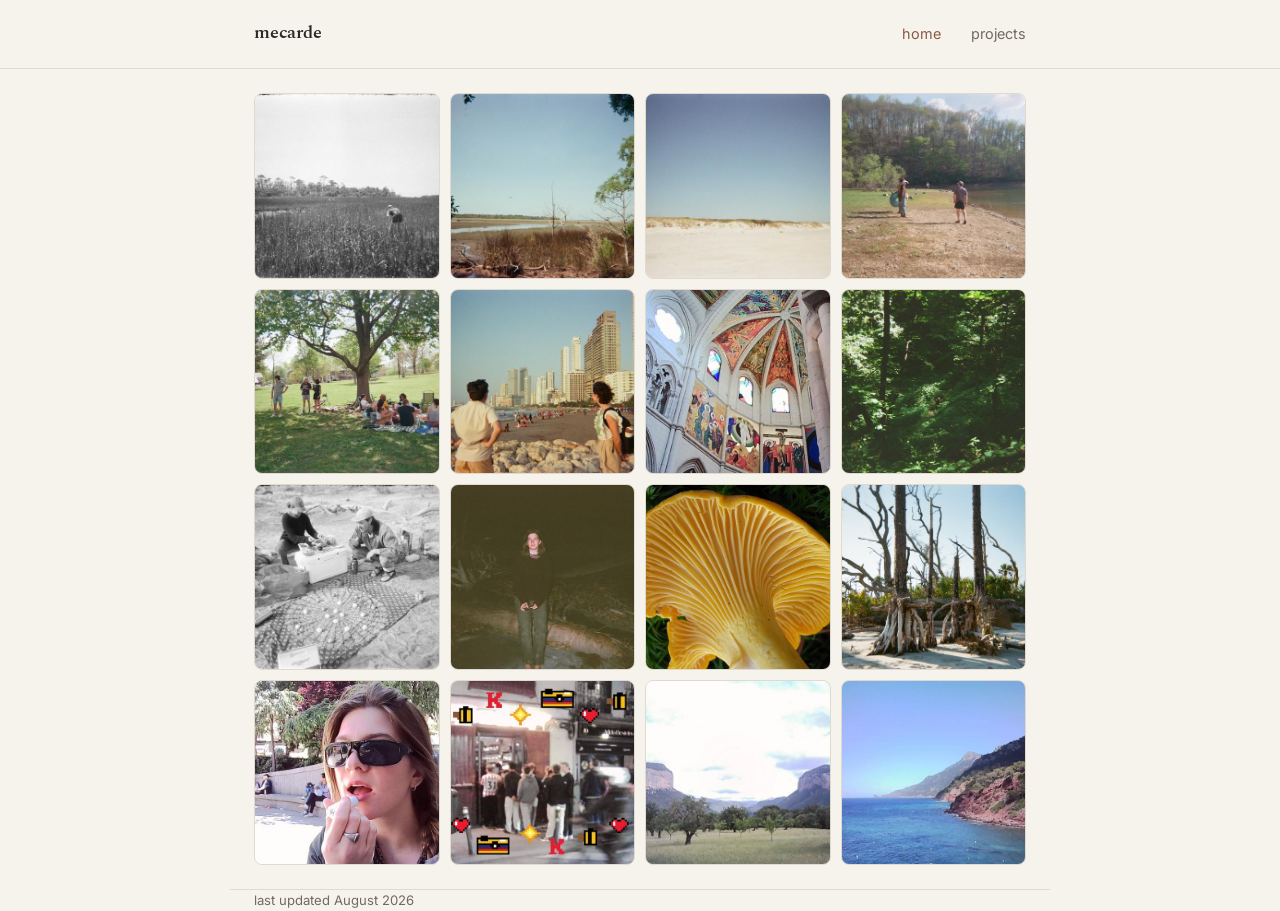
<file: index.html>
<!DOCTYPE html>
<html lang="en">
<head>
<meta charset="UTF-8">
<meta name="viewport" content="width=device-width, initial-scale=1">
<title>home · mecarde</title>
<link rel="preconnect" href="https://fonts.googleapis.com">
<link href="https://fonts.googleapis.com/css2?family=Spectral:ital,wght@0,400;0,600;1,600&family=Inter:wght@400;500;600&display=swap" rel="stylesheet">
<link rel="stylesheet" href="css/style.css">
</head>
<body>
<header>
  <div class="wrap bar">
    <a href="index.html" class="brand">mecarde</a>
    <nav>
      <a href="index.html" aria-current="page">home</a>
      <a href="projects.html">projects</a>
    </nav>
  </div>
</header>

<main class="wrap">
  <div class="photo-grid">
    <a href="projects/automata.html"><img src="images/thumbs/000008670031.jpg" alt="Elementary Cellular Automata"></a>
    <a href="projects/recipes.html"><img src="images/thumbs/IMG_2759.JPG" alt="Recipes" loading="lazy"></a>
    <a href="projects/plants.html"><img src="images/thumbs/IMG_2763.JPG" alt="Plants" loading="lazy"></a>
    <a href="https://mecarde.blogspot.com/2025/07/appalachian-trail-entry-14.html"><img src="images/thumbs/IMG_2798.JPG" alt="Appalachian Trail entry 14" loading="lazy"></a>
    <a href="projects/trees.html"><img src="images/thumbs/IMG_2770.JPG" alt="Trees" loading="lazy"></a>
    <a href="#"><img src="images/thumbs/IMG_2771.JPG" alt="" loading="lazy"></a>
    <a href="#"><img src="images/thumbs/PICT0018.jpg" alt="" loading="lazy"></a>
    <a href="#"><img src="images/thumbs/IMG_2788.JPG" alt="" loading="lazy"></a>
    <a href="#"><img src="images/thumbs/000008680014.jpg" alt="" loading="lazy"></a>
    <a href="#"><img src="images/thumbs/IMG_4169.JPG" alt="" loading="lazy"></a>
    <a href="#"><img src="images/thumbs/IMG_2232.JPG" alt="" loading="lazy"></a>
    <a href="#"><img src="images/thumbs/IMG_4181.JPG" alt="" loading="lazy"></a>
    <a href="#"><img src="images/thumbs/PICT0011.jpg" alt="" loading="lazy"></a>
    <a href="#"><img src="images/thumbs/PICT0063.jpg" alt="" loading="lazy"></a>
    <a href="#"><img src="images/thumbs/PICT0095.jpg" alt="" loading="lazy"></a>
    <a href="#"><img src="images/thumbs/PICT0109.jpg" alt="" loading="lazy"></a>
  </div>
</main>

<footer class="wrap"> last updated August 2026 </footer>
</body>
</html>
</file>
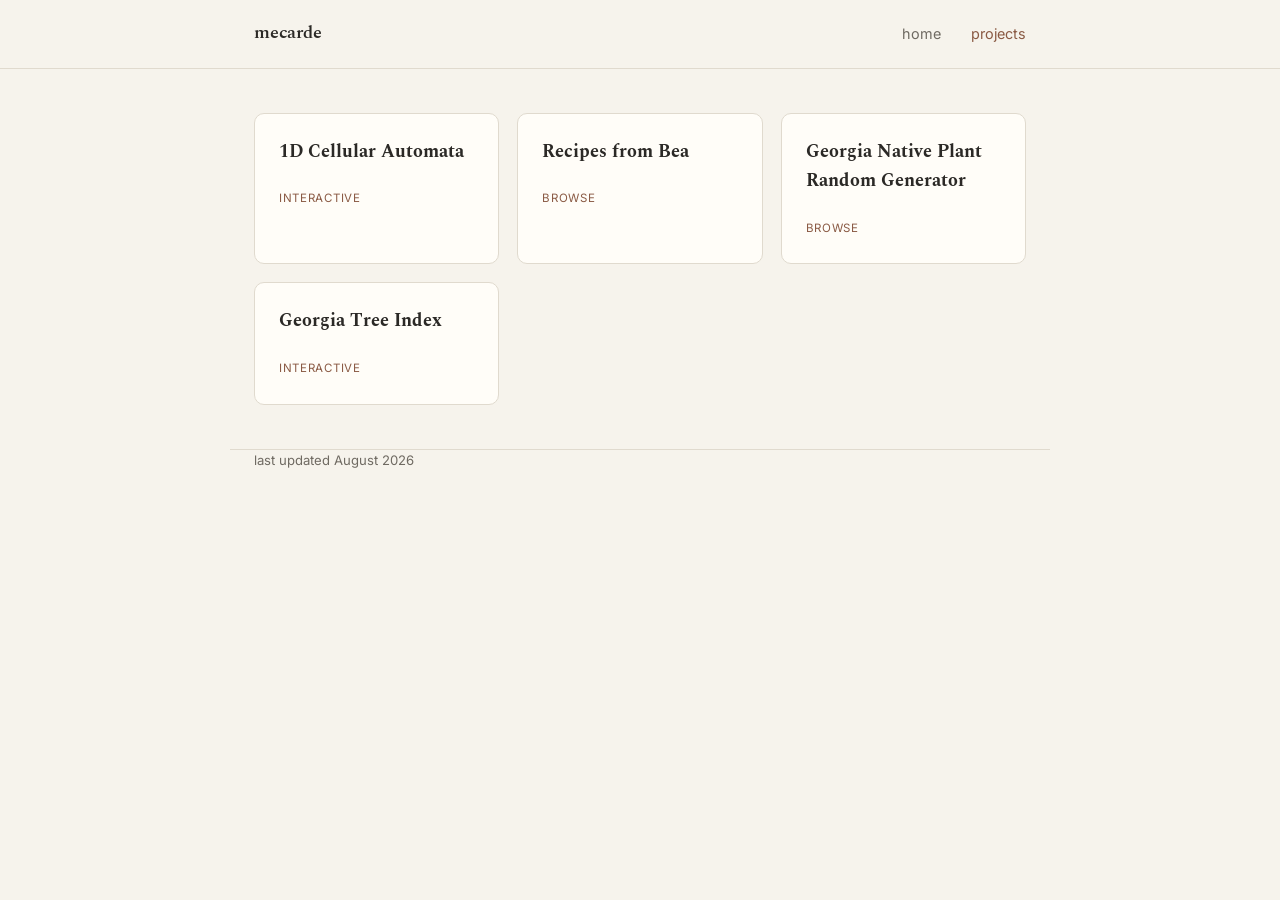
<file: projects.html>
<!DOCTYPE html>
<html lang="en">
<head>
<meta charset="UTF-8">
<meta name="viewport" content="width=device-width, initial-scale=1">
<title>projects · mecarde</title>
<link rel="preconnect" href="https://fonts.googleapis.com">
<link href="https://fonts.googleapis.com/css2?family=Spectral:ital,wght@0,400;0,600;1,600&family=Inter:wght@400;500;600&display=swap" rel="stylesheet">
<link rel="stylesheet" href="css/style.css">
</head>
<body>
<header>
  <div class="wrap bar">
    <a href="index.html" class="brand">mecarde</a>
    <nav>
      <a href="index.html">home</a>
      <a href="projects.html" aria-current="page">projects</a>
    </nav>
  </div>
</header>

<main class="wrap">
  <section>
    <div class="grid" id="cards">
      <a class="card" href="projects/automata.html">
        <h3> 1D Cellular Automata</h3>
        <span class="tag">interactive</span>
      </a>
      <a class="card" href="projects/recipes.html">
        <h3>Recipes from Bea</h3>
        <span class="tag">browse</span>
      </a>
      <a class="card" href="projects/plants.html">
        <h3>Georgia Native Plant Random Generator</h3>
        <span class="tag">browse</span>
      </a>
      <a class="card" href="projects/trees.html">
        <h3>Georgia Tree Index</h3>
        <span class="tag">interactive</span>
      </a>
    </div>
  </section>
</main>

<footer class="wrap"> last updated August 2026 </footer>
</body>
</html>
</file>
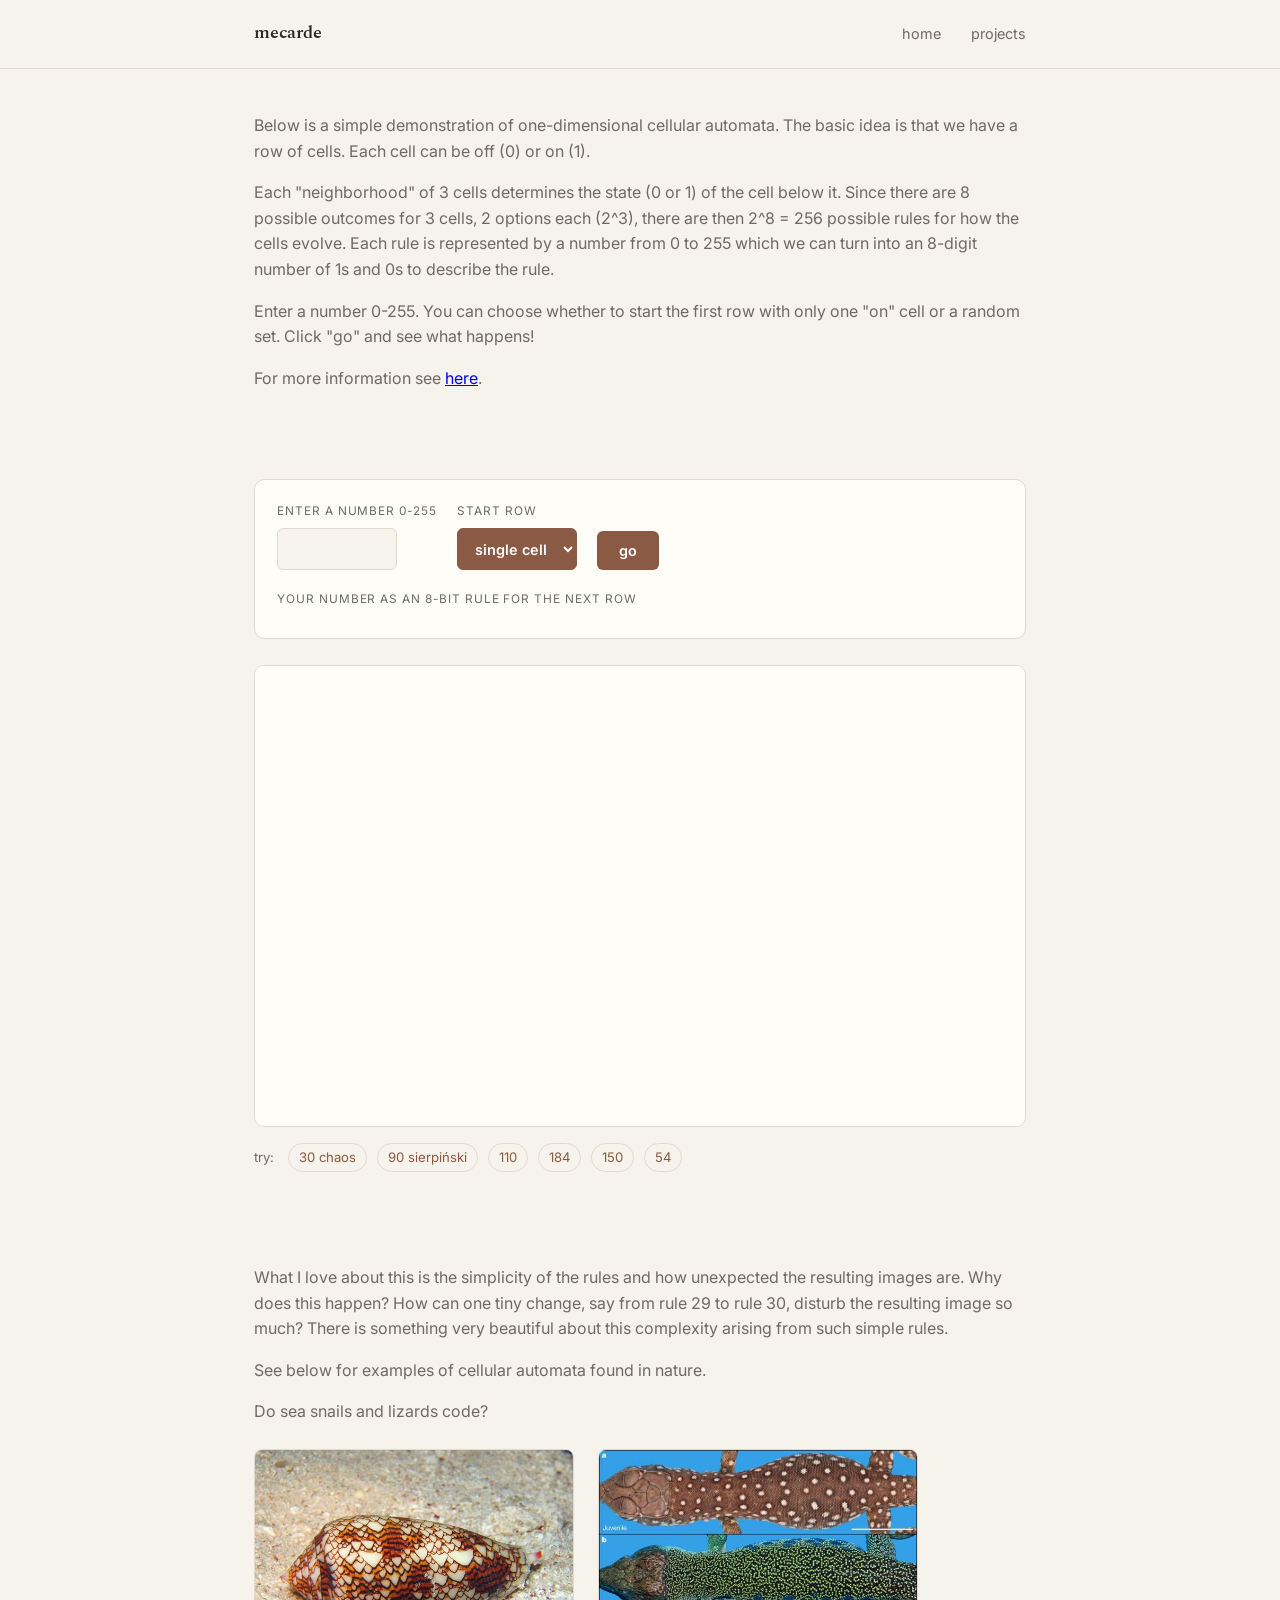
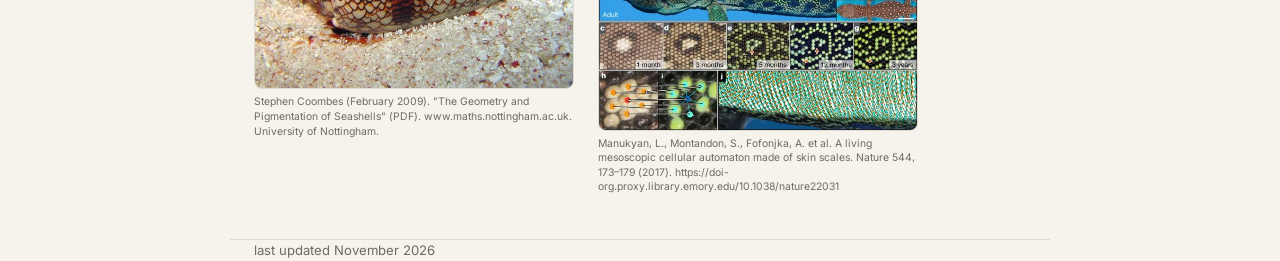
<file: projects/automata.html>
<!DOCTYPE html>
<html lang="en">
<head>
<meta charset="UTF-8">
<meta name="viewport" content="width=device-width, initial-scale=1">
<title>cellular automata · mecarde</title>
<link rel="preconnect" href="https://fonts.googleapis.com">
<link href="https://fonts.googleapis.com/css2?family=Spectral:ital,wght@0,400;0,600;1,600&family=Inter:wght@400;500;600&display=swap" rel="stylesheet">
<link rel="stylesheet" href="../css/style.css">
</head>
<body>
<header>
  <div class="wrap bar">
    <a href="../index.html" class="brand">mecarde</a>
    <nav>
      <a href="../index.html">home</a>
      <a href="../projects.html">projects</a>
    </nav>
  </div>
</header>

<main class="wrap">
  <section>
    <p style="color:var(--ink-dim); margin-bottom:1em">
      Below is a simple demonstration of one-dimensional cellular automata. 
      The basic idea is that we have a row of cells. Each cell can be off (0) or on (1).

    </p>
    <p style="color:var(--ink-dim); margin-bottom:1em">

      Each "neighborhood" of 3 cells determines the state (0 or 1) of the cell below it. Since there are 8 possible outcomes for 3 cells, 2 options each (2^3), there are then 2^8 = 256 possible rules for how the cells evolve. 
      Each rule is represented by a number from 0 to 255 which we can turn into an 8-digit number of 1s and 0s to describe the rule.

    </p>
    <p style="color:var(--ink-dim); margin-bottom:1em">
      Enter a number 0-255. You can choose whether to start the first row
      with only one "on" cell or a random set. Click "go" and see what happens!
    </p>
    <p style="color:var(--ink-dim)">
      For more information see <a href="https://mathworld.wolfram.com/ElementaryCellularAutomaton.html" target="_blank" rel="noopener noreferrer">here</a>.
    </p>
  </section>

  <section>
    <div class="controls">
      <div class="field">
        <label for="rule">enter a number 0-255</label>
        <input type="number" id="rule" min="0" max="255" step="1">
      </div>
      <div class="field">
        <label for="seed">start row</label>
        <select id="seed">
          <option value="single" selected>single cell</option>
          <option value="random">random</option>
        </select>
      </div>
      <button class="go" id="go">go</button>
      <div class="field">
        <label> your number as an 8-bit rule for the next row</label>
        <div class="rulebits" id="rulebits"></div>
      </div>
    </div>

    <canvas id="ca" aria-label="cellular automaton visualization"></canvas>
    <p class="readout" id="readout"></p>

    <div class="presets">
      <span>try:</span>
      <a href="#" data-rule="30">30 chaos</a>
      <a href="#" data-rule="90">90 sierpiński</a>
      <a href="#" data-rule="110">110</a>
      <a href="#" data-rule="184">184</a>
      <a href="#" data-rule="150">150</a>
      <a href="#" data-rule="54">54</a>
    </div>
  </section>

  <section>
    <p style="color:var(--ink-dim); margin-bottom:1em">
      What I love about this is the simplicity of the rules and how unexpected the resulting images are.

      Why does this happen? How can one tiny change, say from rule 29 to rule 30,
      disturb the resulting image so much? There is something very beautiful about
      this complexity arising from such simple rules.
    </p>
    <p style="color:var(--ink-dim); margin-bottom:1em">
        See below for examples of cellular automata found in nature.
    </p>
    <p style="color:var(--ink-dim); margin-bottom:1em">
      Do sea snails and lizards code?
    </p>

    <div class="specimens">
      <figure>
        <img src="../images/thumbs/Textile_cone.jpg" alt="Textile cone shell pattern">
        <figcaption>Stephen Coombes (February 2009). "The Geometry and Pigmentation of Seashells" (PDF). www.maths.nottingham.ac.uk. University of Nottingham.</figcaption>
      </figure>
      <figure>
        <img src="../images/thumbs/lizard.jpg" alt="Ocellated lizard skin scale pattern">
        <figcaption>Manukyan, L., Montandon, S., Fofonjka, A. et al. A living mesoscopic cellular automaton made of skin scales. Nature 544, 173–179 (2017). https://doi-org.proxy.library.emory.edu/10.1038/nature22031</figcaption>
      </figure>
    </div>
  </section>

</main>

<footer class="wrap">last updated November 2026</footer>

<script src="../js/automata.js?v=2"></script>
</body>
</html>
</file>
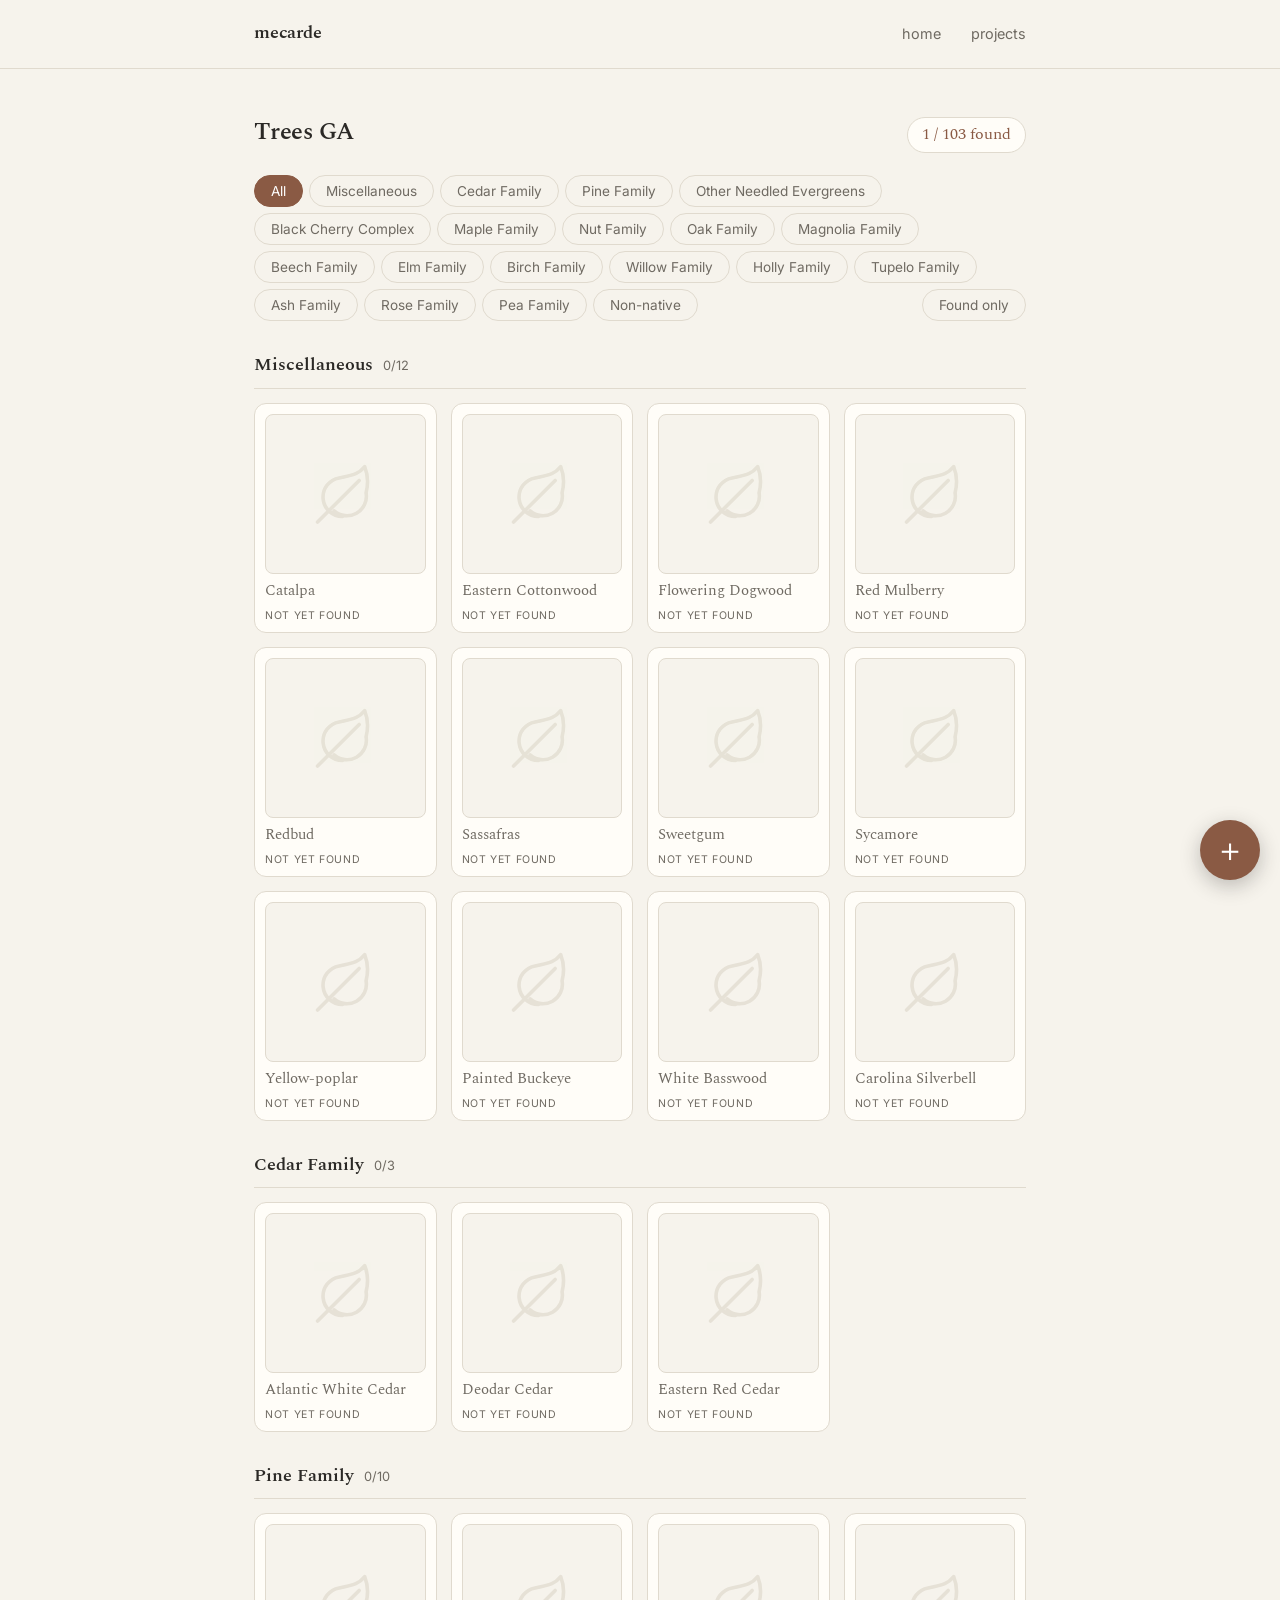
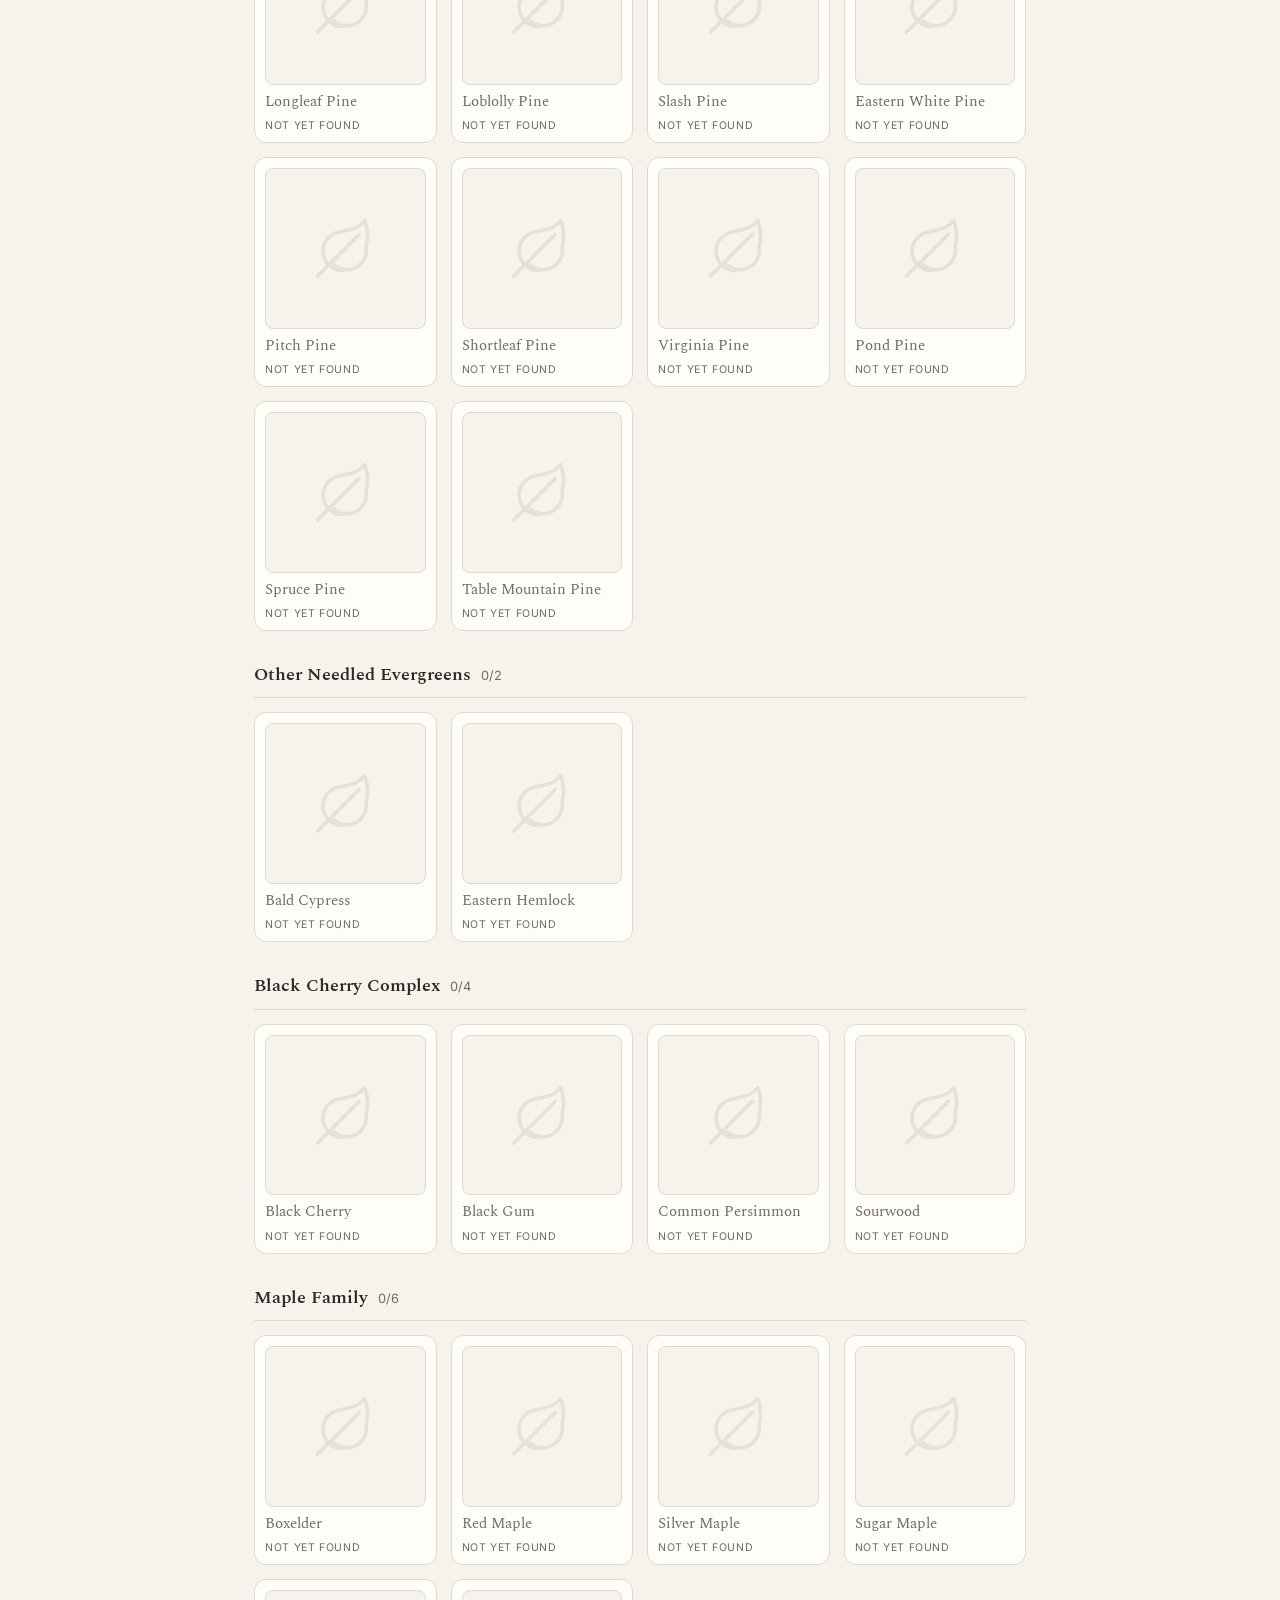
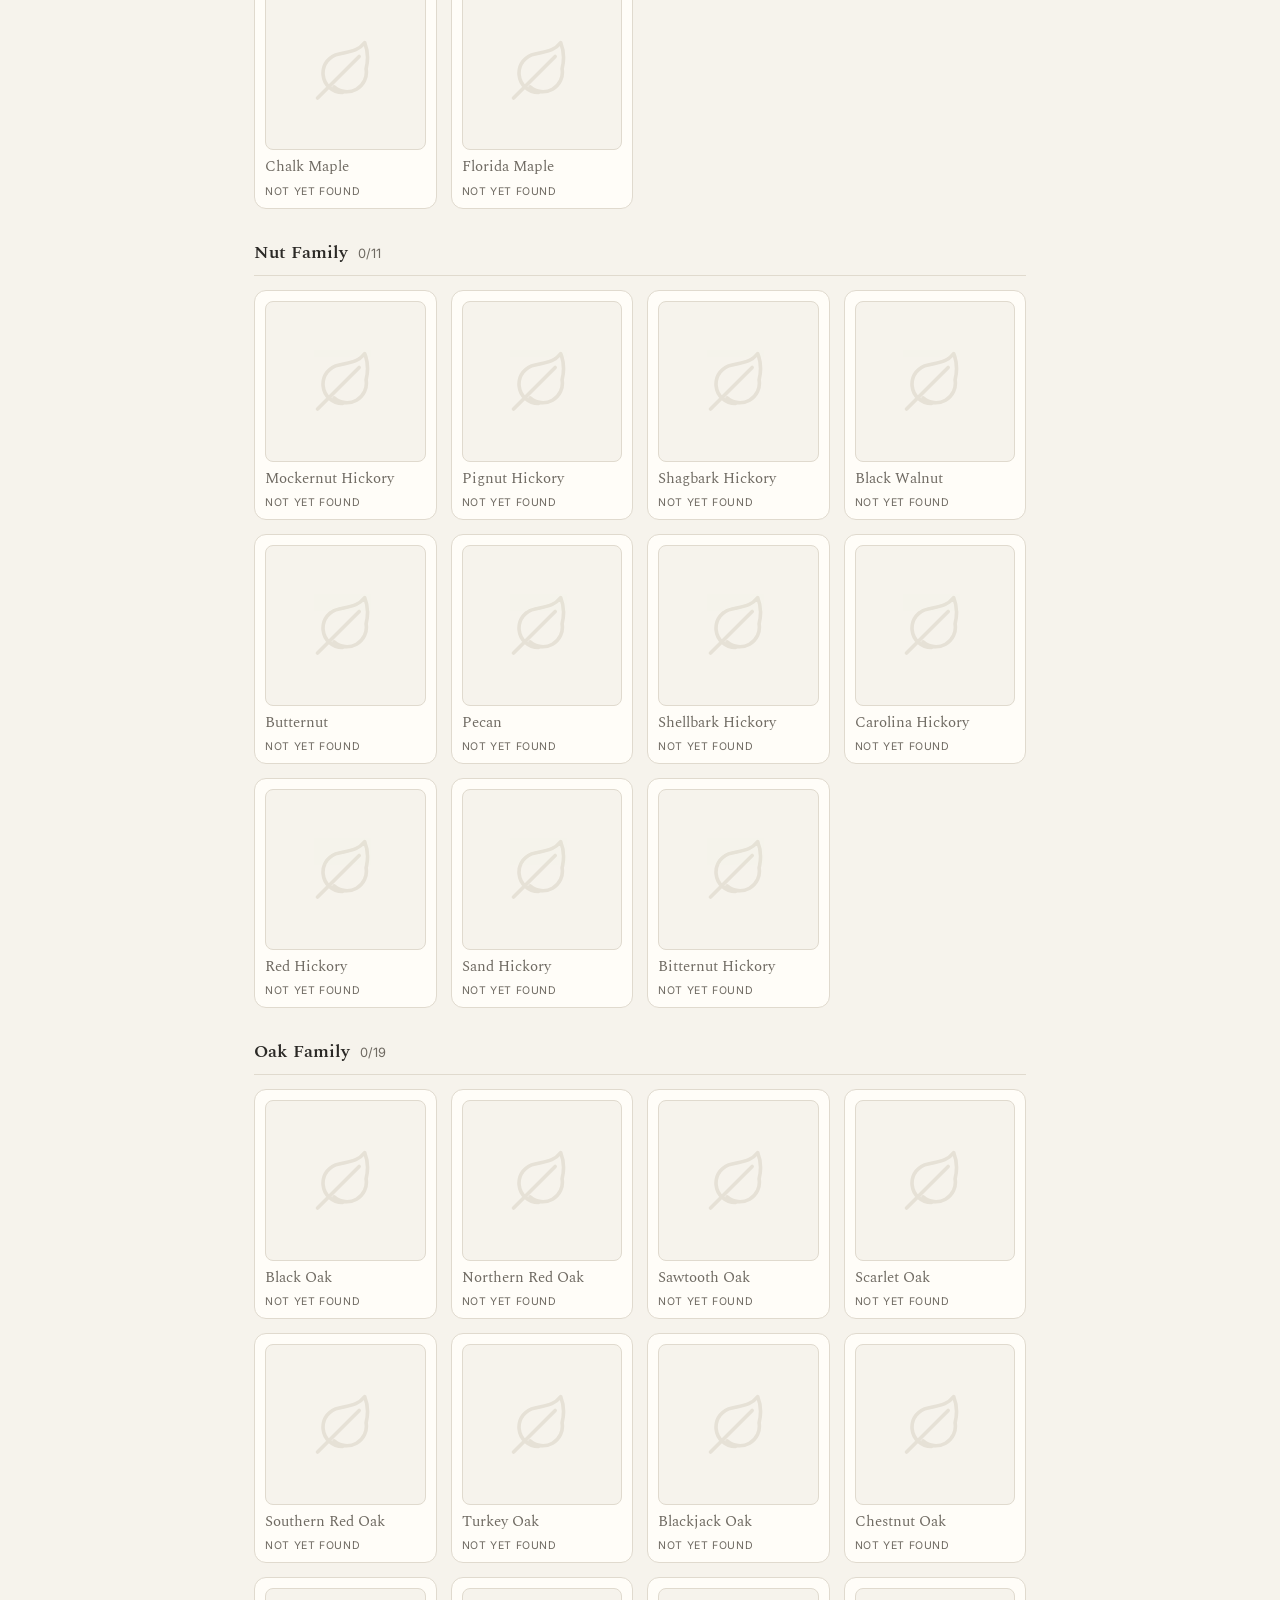
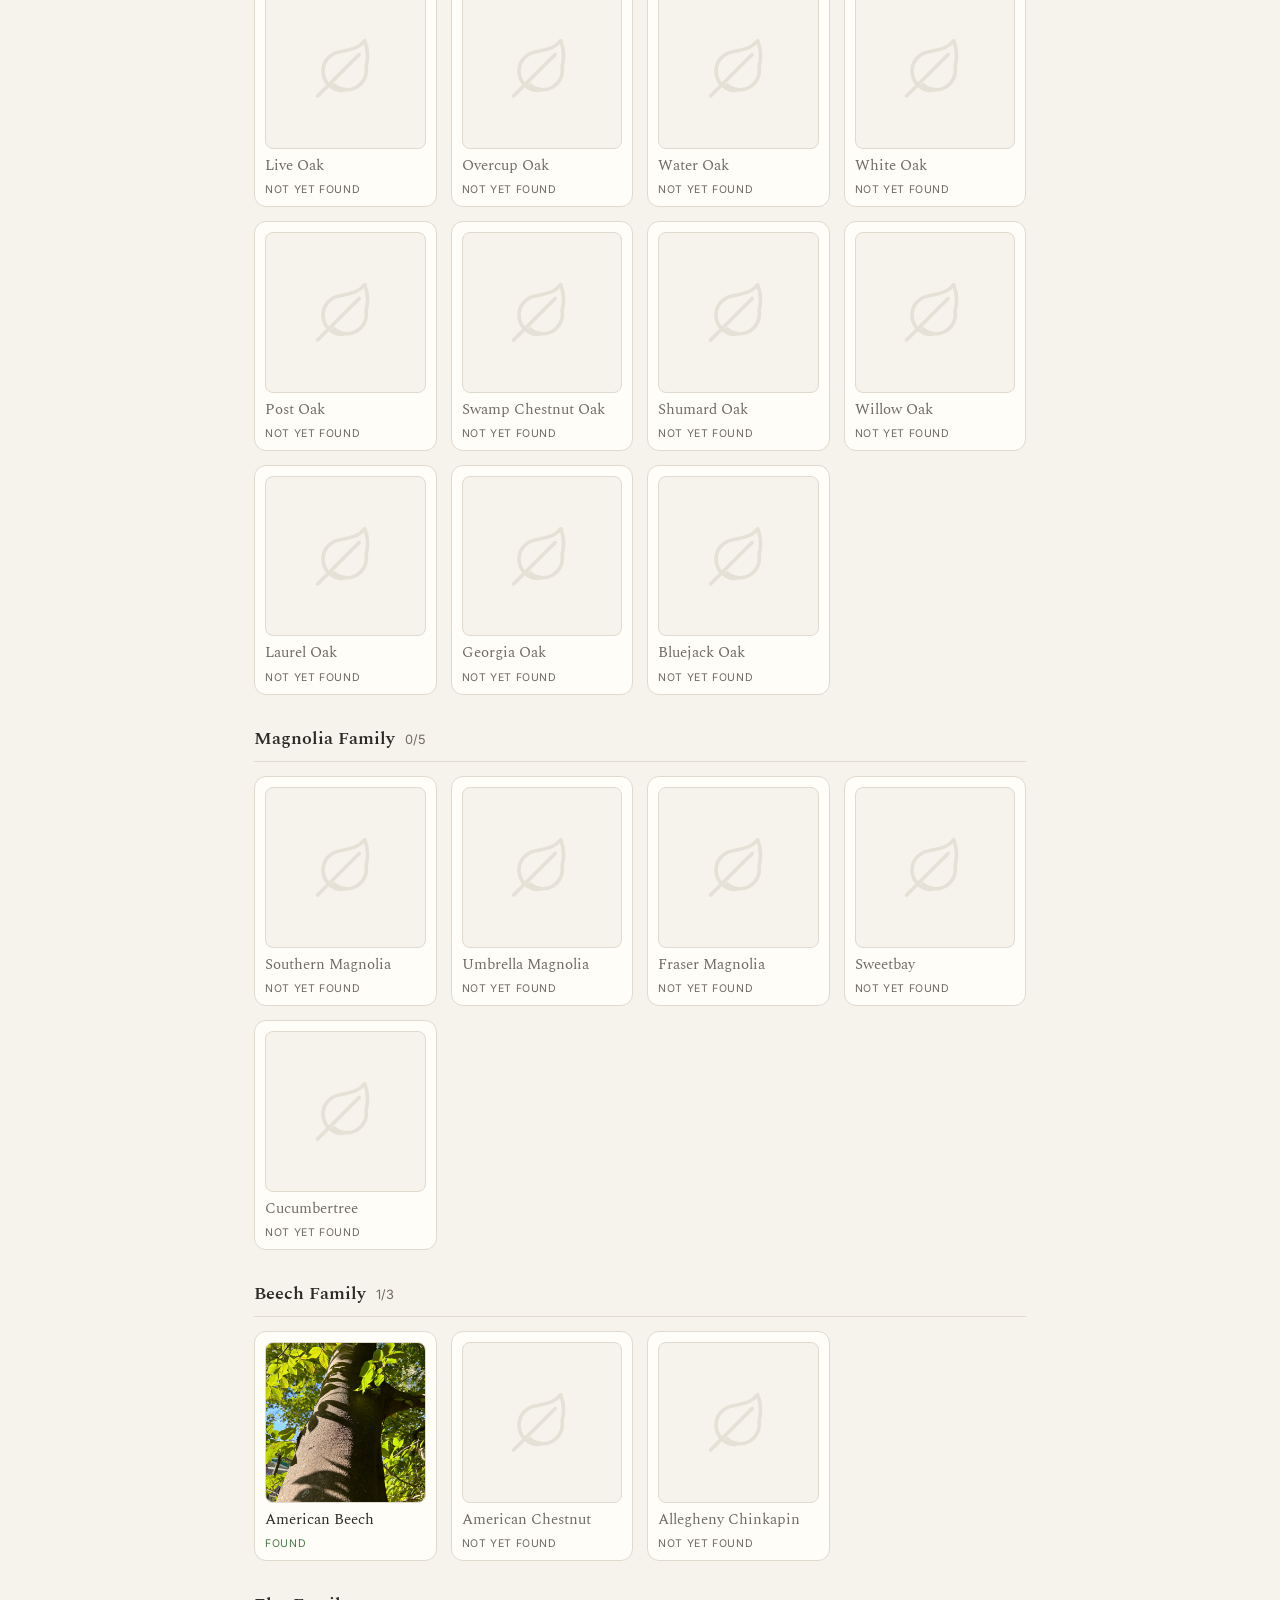
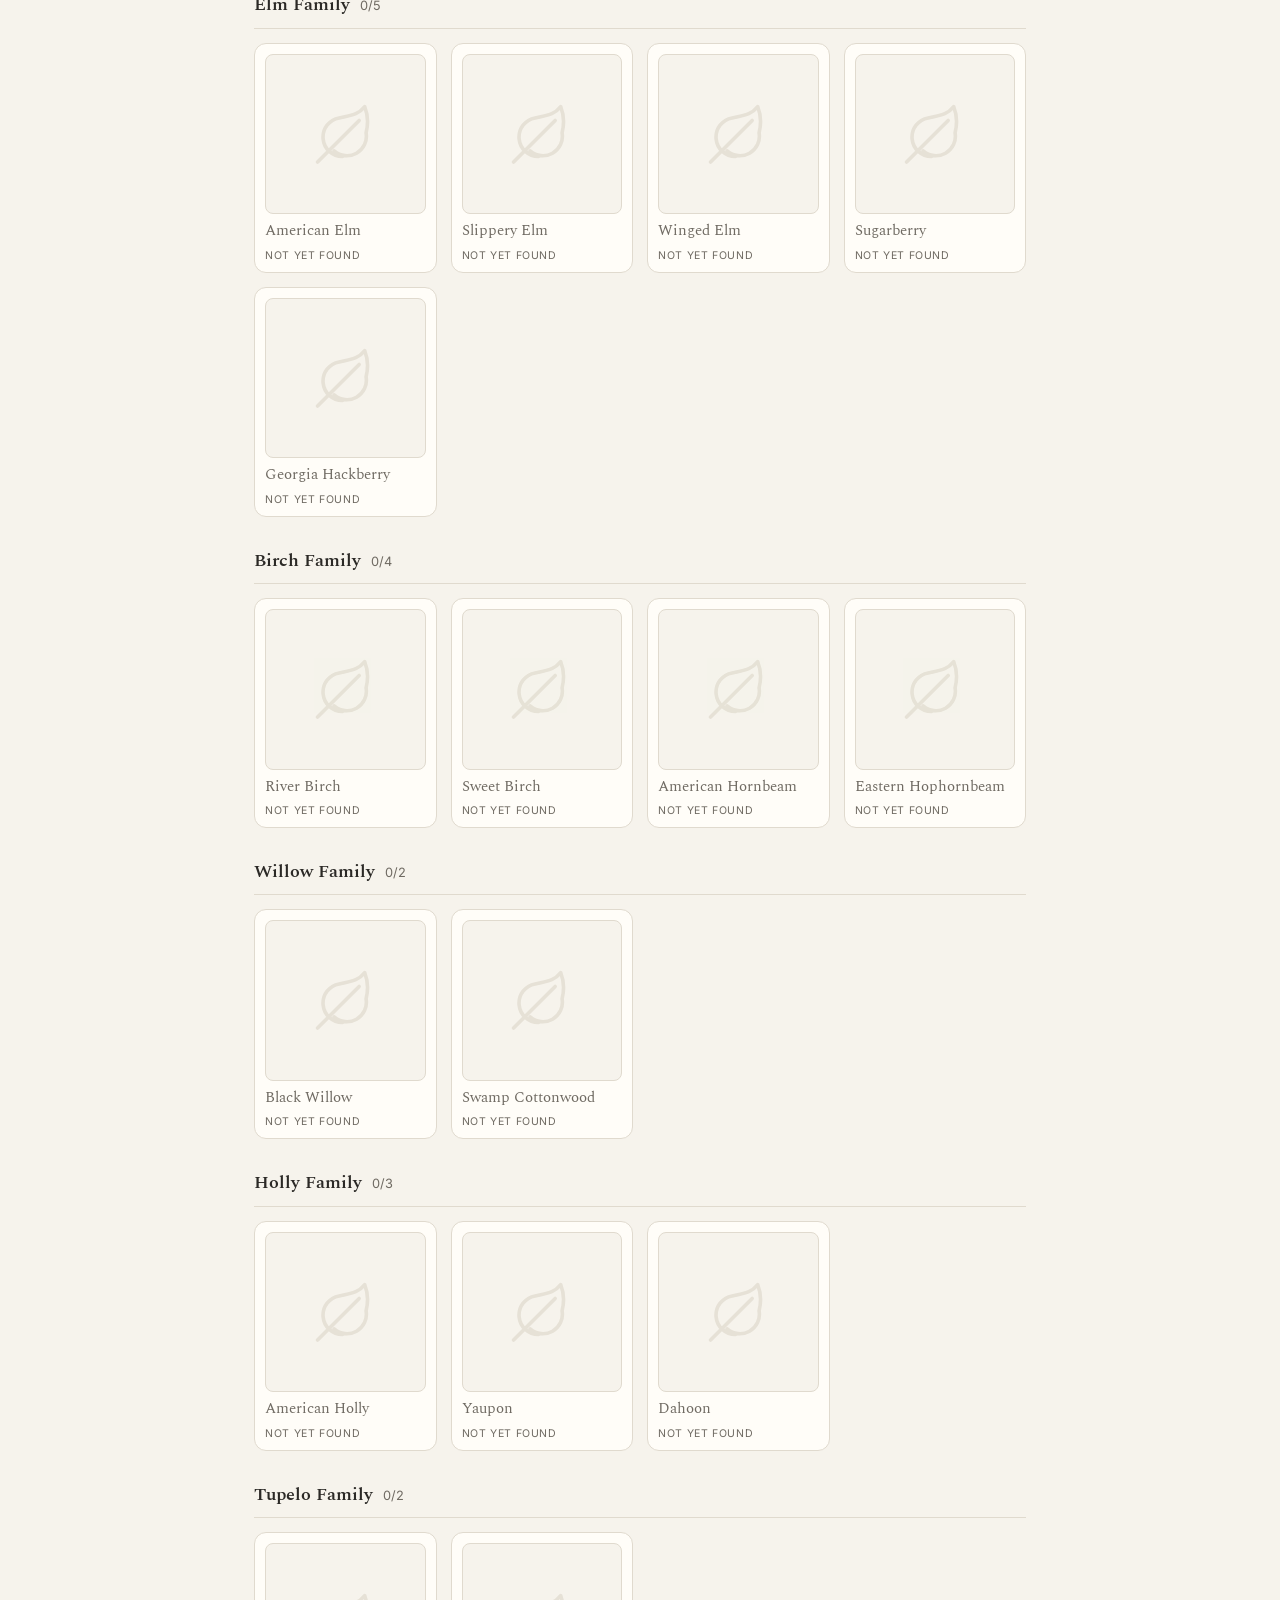
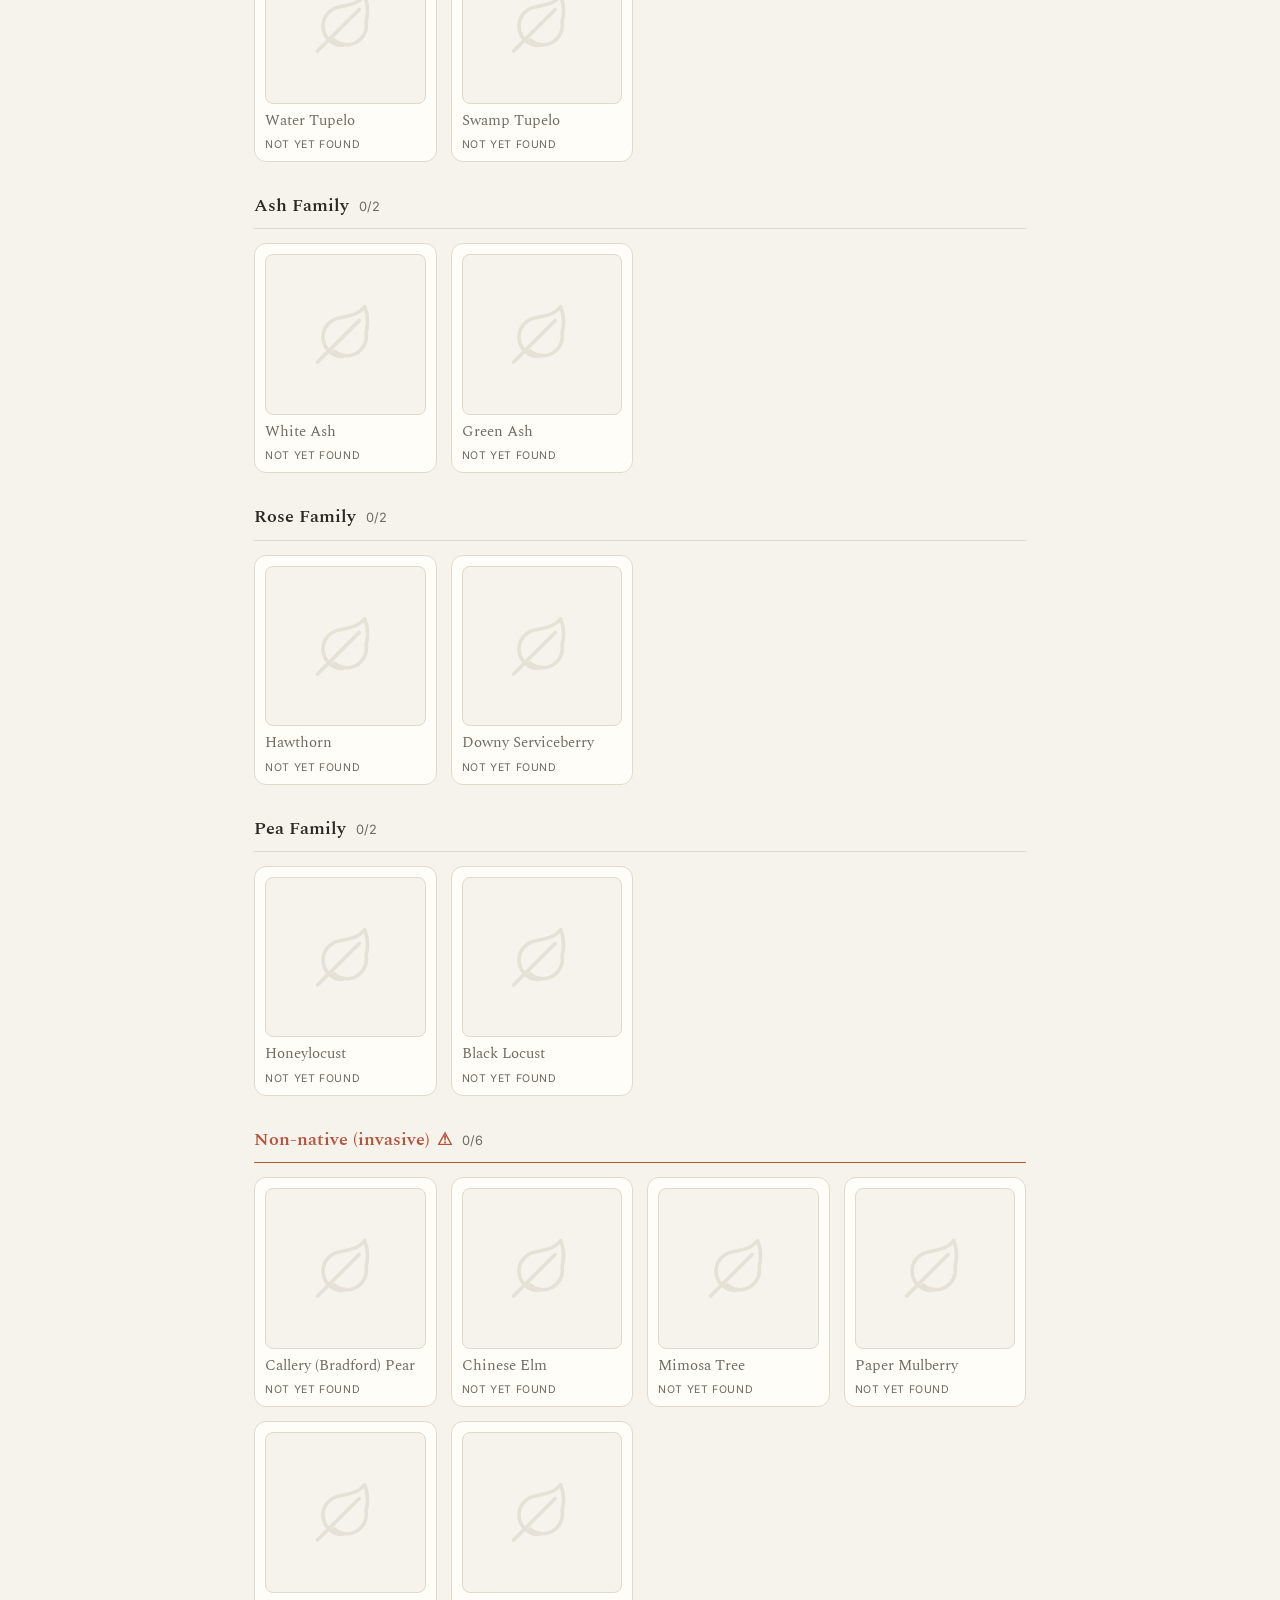
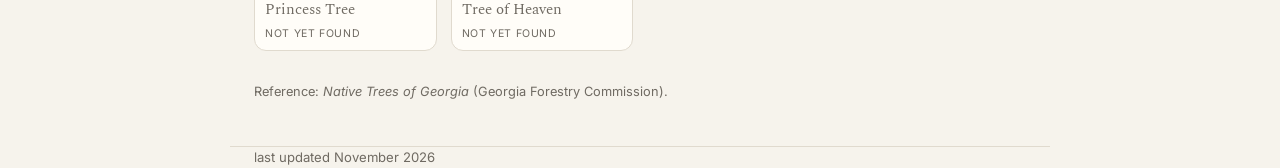
<file: projects/trees.html>
<!DOCTYPE html>
<html lang="en">
<head>
<meta charset="UTF-8">
<meta name="viewport" content="width=device-width, initial-scale=1">
<title>tree-dex · mecarde</title>
<link rel="preconnect" href="https://fonts.googleapis.com">
<link href="https://fonts.googleapis.com/css2?family=Spectral:ital,wght@0,400;0,600;1,600&family=Inter:wght@400;500;600&display=swap" rel="stylesheet">
<link rel="stylesheet" href="../css/style.css">
</head>
<body>
<header>
  <div class="wrap bar">
    <a href="../index.html" class="brand">mecarde</a>
    <nav>
      <a href="../index.html">home</a>
      <a href="../projects.html">projects</a>
    </nav>
  </div>
</header>

<main class="wrap">
  <section>
    <div class="dex-head">
      <h2>Trees GA</h2>
      <span id="dex-counter" class="dex-counter">0 / 0 found</span>
    </div>

    <div class="tabs" id="family-tabs" aria-label="Filter by family"></div>

    <div id="tree-view"></div>

    <p style="color:var(--ink-dim); font-size:.8rem; margin-top:2.4em">
      Reference: <em>Native Trees of
      Georgia</em> (Georgia Forestry Commission).
    </p>
  </section>
</main>

<footer class="wrap">last updated November 2026</footer>

<script src="../js/catches.js?v=1"></script>
<script src="../js/trees.js?v=5"></script>
</body>
</html>
</file>
<file: css/style.css>
/* ── Paper theme ────────────────────────────────────── */
:root {
  --bg:      #f6f3ec;   /* warm off-white */
  --surface: #fffdf8;   /* card / raised */
  --ink:     #2b2926;   /* near-black, warm */
  --ink-dim: #6f6a62;   /* muted */
  --line:    #e0dace;   /* hairline */
  --accent:  #8a5a44;   /* clay */
  --accent-soft: #8a5a4418;
  --serif: "Spectral", Georgia, "Times New Roman", serif;
  --sans:  "Inter", system-ui, -apple-system, Helvetica, Arial, sans-serif;
}

* { box-sizing: border-box; margin: 0; padding: 0; }
html { scroll-behavior: smooth; }

body {
  background: var(--bg);
  color: var(--ink);
  font-family: var(--sans);
  line-height: 1.6;
  min-height: 100vh;
  font-size: 16px;
}

.wrap { max-width: 820px; margin: 0 auto; padding: 0 24px; }

/* ── header / nav ───────────────────────────────────── */
header { border-bottom: 1px solid var(--line); background: var(--bg); }
.bar {
  display: flex; align-items: center; justify-content: space-between;
  height: 68px;
}
.brand {
  font-family: var(--serif); font-weight: 600; font-size: 1.15rem;
  color: var(--ink); text-decoration: none; letter-spacing: -.01em;
}
nav a {
  color: var(--ink-dim); text-decoration: none; margin-left: 26px;
  font-size: .9rem; transition: color .15s;
}
nav a:hover, nav a[aria-current="page"] { color: var(--accent); }

/* ── hero ───────────────────────────────────────────── */
.hero { padding: 80px 0 44px; }
.eyebrow {
  color: var(--accent); font-size: .78rem; letter-spacing: .14em;
  text-transform: uppercase; margin-bottom: 20px;
}
.hero h1 {
  font-family: var(--serif); font-weight: 600;
  font-size: clamp(2.2rem, 6vw, 3.6rem); line-height: 1.1;
  letter-spacing: -.02em;
}
.hero h1 .live { color: var(--accent); font-style: italic; }
.hero p {
  color: var(--ink-dim); max-width: 52ch; margin-top: 20px;
  font-size: 1.05rem;
}

/* ── sections ───────────────────────────────────────── */
section { padding: 44px 0; }
h2 {
  font-family: var(--serif); font-weight: 600; font-size: 1.5rem;
  margin-bottom: 24px; letter-spacing: -.01em;
}
h2::before { content: none; }

/* ── cards / tabs ───────────────────────────────────── */
.tabs {
  display: flex; gap: 6px; flex-wrap: wrap; margin-bottom: 30px;
}
.tab {
  background: transparent; border: 1px solid var(--line);
  color: var(--ink-dim); padding: 7px 16px; border-radius: 100px;
  font-family: var(--sans); font-size: .85rem; cursor: pointer;
  transition: all .15s; text-decoration: none;
}
.tab:hover { border-color: var(--accent); color: var(--ink); }
.tab.active {
  background: var(--accent); border-color: var(--accent); color: #fff;
}

.grid {
  display: grid; grid-template-columns: repeat(auto-fill, minmax(240px, 1fr));
  gap: 18px;
}
.card {
  background: var(--surface); border: 1px solid var(--line);
  border-radius: 10px; padding: 24px; text-decoration: none;
  color: inherit; display: block; transition: border-color .15s, box-shadow .15s;
}
.card:hover {
  border-color: var(--accent);
  box-shadow: 0 6px 20px rgba(43,41,38,.06);
}
.card h3 { font-family: var(--serif); font-size: 1.15rem; margin-bottom: 8px; }
.card p  { color: var(--ink-dim); font-size: .9rem; }
.card .tag {
  display: inline-block; margin-top: 14px; font-size: .72rem;
  color: var(--accent); letter-spacing: .06em; text-transform: uppercase;
}
.card[hidden] { display: none; }

/* ── automata controls ──────────────────────────────── */
.controls {
  display: flex; gap: 20px; align-items: flex-end; flex-wrap: wrap;
  background: var(--surface); border: 1px solid var(--line);
  border-radius: 10px; padding: 22px; margin-bottom: 26px;
}
.field { display: flex; flex-direction: column; gap: 7px; }
.field label {
  font-size: .74rem; letter-spacing: .08em; text-transform: uppercase;
  color: var(--ink-dim);
}
.field input[type=number] {
  background: var(--bg); border: 1px solid var(--line); color: var(--ink);
  font-family: var(--serif); font-size: 1.2rem; padding: 0 13px;
  border-radius: 6px; width: 120px; height: 42px;
}
.field select {
  background: var(--accent); border: 1px solid var(--accent); color: #fff;
  font-family: var(--sans); font-weight: 600; font-size: .9rem; padding: 0 13px;
  border-radius: 6px; height: 42px; cursor: pointer;
}
.field input:focus, .field select:focus { outline: 2px solid var(--accent); outline-offset: 1px; }
button.go {
  background: var(--accent); color: #fff; border: none;
  font-family: var(--sans); font-weight: 600; font-size: .9rem;
  padding: 11px 22px; border-radius: 6px; cursor: pointer;
}
button.go:hover { filter: brightness(1.06); }
.rulebits { display: flex; gap: 5px; align-items: flex-end; }
.bit { font-size: .68rem; text-align: center; color: var(--ink-dim); }
.bit b {
  display: block; width: 24px; height: 24px; line-height: 24px;
  border: 1px solid var(--line); border-radius: 4px; margin-bottom: 4px;
  color: var(--ink); font-weight: 600; background: var(--bg);
}
.bit b.on { background: var(--accent); color: #fff; border-color: var(--accent); }

canvas {
  width: 100%; height: auto; border: 1px solid var(--line);
  border-radius: 10px; background: var(--surface); display: block;
  image-rendering: pixelated;
}
.readout { color: var(--ink-dim); font-size: .85rem; margin-top: 12px; }
.readout b { color: var(--accent); font-weight: 600; }
.presets { margin-top: 16px; }
.presets span { color: var(--ink-dim); font-size: .82rem; margin-right: 10px; }
.presets a {
  color: var(--accent); text-decoration: none; font-size: .82rem;
  border: 1px solid var(--line); padding: 3px 10px; border-radius: 100px;
  margin-right: 6px; display: inline-block; margin-bottom: 5px;
}
.presets a:hover { border-color: var(--accent); background: var(--accent-soft); }

/* ── nature specimens ──────────────────────────────── */
.specimens { display: flex; gap: 24px; flex-wrap: wrap; margin-top: 24px; }
.specimens figure { flex: 1 1 240px; max-width: 320px; }
.specimens img {
  width: 100%; height: auto; display: block;
  border: 1px solid var(--line); border-radius: 8px;
}
.specimens figcaption {
  font-size: .65rem; line-height: 1.4; color: var(--ink-dim); margin-top: 6px;
}

/* ── photo grid ─────────────────────────────────────── */
.photo-grid {
  display: grid; grid-template-columns: repeat(4, 1fr); gap: 10px;
  padding: 24px 0;
}
.photo-grid a {
  display: block; aspect-ratio: 1 / 1; overflow: hidden;
  border-radius: 8px; border: 1px solid var(--line);
}
.photo-grid img {
  width: 100%; height: 100%; object-fit: cover; display: block;
  transition: transform .2s;
}
.photo-grid a:hover img { transform: scale(1.05); }

@media (max-width: 640px) {
  .photo-grid { grid-template-columns: repeat(2, 1fr); }
}

/* ── recipe browser ─────────────────────────────────── */
.recipe-controls {
  display: flex; gap: 12px; flex-wrap: wrap; margin-bottom: 30px;
  position: sticky; top: 0; background: var(--bg); padding: 14px 0; z-index: 1;
}
.recipe-controls input[type=search], .recipe-controls select {
  background: var(--surface); border: 1px solid var(--line); color: var(--ink);
  font-family: var(--sans); font-size: .9rem; padding: 9px 13px; border-radius: 6px;
}
.recipe-controls input[type=search] { flex: 1 1 240px; }
.recipe-count { color: var(--ink-dim); font-size: .82rem; margin-bottom: 20px; }
.recipe-group { margin-bottom: 36px; }
.recipe-group h3 {
  font-family: var(--serif); font-weight: 600; font-size: 1.2rem;
  border-bottom: 1px solid var(--line); padding-bottom: 8px; margin-bottom: 12px;
}
.recipe-group h4 {
  font-family: var(--sans); font-size: .74rem; letter-spacing: .08em;
  text-transform: uppercase; color: var(--accent); margin: 18px 0 8px;
}
.recipe-items {
  list-style: none; display: grid;
  grid-template-columns: repeat(auto-fill, minmax(260px, 1fr)); gap: 2px 20px;
}
.recipe-items li { border-bottom: 1px solid var(--line); padding: 7px 0; font-size: .9rem; }
.recipe-items a { color: var(--ink); text-decoration: none; }
.recipe-items a:hover { color: var(--accent); }
.recipe-items .ext {
  color: var(--ink-dim); font-size: .68rem; margin-left: 6px; text-transform: uppercase;
}
.recipe-group[hidden], .recipe-items li[hidden] { display: none; }

/* ── plant generator ────────────────────────────────── */
.plant-layout {
  display: flex; gap: 32px; align-items: flex-start;
}
.plant-left { flex: 0 1 300px; }
.plant-right { flex: 1 1 380px; min-width: 0; }

.plant-placeholder {
  color: var(--ink-dim); font-size: .9rem; border: 1px dashed var(--line);
  border-radius: 10px; padding: 40px 20px; text-align: center;
}

.plant-card {
  background: var(--surface); border: 1px solid var(--line);
  border-radius: 10px; overflow: hidden;
}
.plant-card figure { margin: 0; }
.plant-card img {
  width: 100%; height: 260px; object-fit: cover; display: block;
  border-bottom: 1px solid var(--line);
}
.plant-card figcaption {
  font-size: .65rem; color: var(--ink-dim); padding: 8px 22px 0;
}
.plant-card figcaption a { color: var(--accent); }
.plant-body { padding: 18px 22px 22px; }
.plant-body h3 { font-family: var(--serif); font-size: 1.3rem; margin-bottom: 4px; }
.plant-sci { font-style: italic; color: var(--accent); font-size: .9rem; margin-bottom: 12px; }
.plant-desc { color: var(--ink-dim); font-size: .92rem; }

@media (max-width: 640px) {
  .plant-layout { flex-direction: column; }
  .plant-left { flex-basis: auto; }
}

/* ── tree-dex ───────────────────────────────────────── */
.dex-head { display: flex; align-items: baseline; justify-content: space-between; gap: 12px; flex-wrap: wrap; }
.dex-counter {
  font-family: var(--serif); color: var(--accent); font-size: 1rem;
  border: 1px solid var(--line); border-radius: 100px; padding: 4px 14px; background: var(--surface);
}
.tree-count { color: var(--ink-dim); font-size: .9rem; margin: 20px 0; }

/* family groups */
.dex-group { margin-bottom: 30px; }
.dex-group-head { display: flex; align-items: baseline; gap: 10px; border-bottom: 1px solid var(--line); padding-bottom: 7px; margin-bottom: 14px; }
.dex-group-head h3 { font-family: var(--serif); font-weight: 600; font-size: 1.15rem; }
.dex-group-count { color: var(--ink-dim); font-size: .8rem; }

/* card grid */
.dex-grid { display: grid; grid-template-columns: repeat(auto-fill, minmax(150px, 1fr)); gap: 14px; }
.dex-card {
  background: var(--surface); border: 1px solid var(--line); border-radius: 12px;
  padding: 10px; cursor: pointer; text-align: center; font-family: var(--sans);
  display: flex; flex-direction: column; gap: 8px; transition: border-color .15s, box-shadow .15s, transform .12s;
}
.dex-card:hover { border-color: var(--accent); box-shadow: 0 6px 20px rgba(43,41,38,.07); transform: translateY(-2px); }
.dex-thumb {
  position: relative; aspect-ratio: 1 / 1; border-radius: 8px; overflow: hidden;
  background: var(--bg); border: 1px solid var(--line);
  display: flex; align-items: center; justify-content: center;
}
.dex-thumb img { width: 100%; height: 100%; object-fit: cover; display: block; }
.dex-locked { color: var(--line); }
.dex-locked svg { width: 42%; height: 42%; opacity: .7; }
.dex-card:not(.caught) .dex-name { color: var(--ink-dim); }
.dex-badge {
  position: absolute; bottom: 5px; right: 5px; background: var(--accent); color: #fff;
  font-size: .68rem; font-weight: 600; padding: 1px 7px; border-radius: 100px;
}
.dex-name { font-family: var(--serif); font-size: .92rem; line-height: 1.25; color: var(--ink); }
.dex-status { font-size: .66rem; letter-spacing: .06em; text-transform: uppercase; color: var(--ink-dim); }
.dex-status.caught { color: #4a7a4a; }
@media (max-width: 480px) { .dex-grid { grid-template-columns: repeat(2, 1fr); } }

/* found-only toggle tab */
.dex-toggle { margin-left: auto; }

/* non-native / invasive section */
.dex-group--invasive .dex-group-head { border-bottom-color: #b5533b; }
.dex-group--invasive .dex-group-head h3 { color: #b5533b; }
.dex-group--invasive .dex-group-head h3::after {
  content: "\26A0"; font-size: .9em; margin-left: 7px;
}

/* floating add button */
.dex-fab {
  position: fixed; right: 20px; bottom: 20px; z-index: 50;
  width: 60px; height: 60px; border-radius: 50%; border: none; cursor: pointer;
  background: var(--accent); color: #fff; font-size: 2rem; line-height: 1;
  box-shadow: 0 6px 20px rgba(43,41,38,.28); transition: filter .15s, transform .12s;
}
.dex-fab:hover { filter: brightness(1.08); transform: scale(1.05); }

/* ── modal / overlay ────────────────────────────────── */
.modal-overlay {
  position: fixed; inset: 0; z-index: 100; background: rgba(43,41,38,.5);
  display: flex; align-items: flex-start; justify-content: center;
  padding: 40px 16px; overflow-y: auto;
}
.modal-card {
  position: relative; background: var(--surface); border: 1px solid var(--line);
  border-radius: 14px; padding: 28px; width: 100%; max-width: 460px;
  box-shadow: 0 20px 60px rgba(43,41,38,.3);
}
.modal-close {
  position: absolute; top: 12px; right: 14px; background: none; border: none;
  font-size: 1.6rem; line-height: 1; color: var(--ink-dim); cursor: pointer;
}
.modal-close:hover { color: var(--accent); }
.modal-title { font-family: var(--serif); font-size: 1.5rem; margin: 2px 0 6px; }
.flash-kicker { font-size: .72rem; letter-spacing: .1em; text-transform: uppercase; color: var(--accent); }
.modal-clue { font-size: .95rem; color: var(--ink); margin: 10px 0; }
.tree-sci { font-style: italic; color: var(--accent); font-size: .95rem; margin-bottom: 2px; }
.tree-fam {
  font-size: .72rem; letter-spacing: .05em; text-transform: uppercase;
  color: var(--ink-dim); margin-bottom: 8px;
}
.tree-desc { color: var(--ink-dim); font-size: .92rem; }
.modal-empty { color: var(--ink-dim); font-size: .9rem; font-style: italic; margin: 8px 0; }

.modal-gallery { display: grid; grid-template-columns: repeat(auto-fill, minmax(130px, 1fr)); gap: 10px; margin-top: 14px; }
.modal-shot { margin: 0; }
.modal-shot img { width: 100%; aspect-ratio: 1/1; object-fit: cover; border: 1px solid var(--line); border-radius: 8px; display: block; }
.modal-shot figcaption { font-size: .68rem; color: var(--ink-dim); margin-top: 4px; }
.shot-notes { display: block; color: var(--ink); }
.modal-shot.is-cover img { outline: 2px solid var(--accent); outline-offset: -2px; }
.shot-cover-tag { display: block; margin-top: 3px; color: var(--accent); font-weight: 600; font-size: .68rem; }
.shot-cover-btn { display: block; margin-top: 3px; font-size: .68rem; }

/* capture form */
.cap-field { display: flex; flex-direction: column; gap: 5px; margin-bottom: 12px; }
.cap-label { font-size: .72rem; letter-spacing: .07em; text-transform: uppercase; color: var(--ink-dim); }
.cap-input {
  background: var(--bg); border: 1px solid var(--line); color: var(--ink);
  font-family: var(--sans); font-size: .95rem; padding: 10px 12px; border-radius: 8px; width: 100%;
}
.cap-input:focus { outline: 2px solid var(--accent); outline-offset: 1px; }
textarea.cap-input { resize: vertical; }
/* searchable tree picker */
.cap-picker { position: relative; }
.cap-picker-results {
  margin-top: 4px; max-height: 240px; overflow-y: auto;
  border: 1px solid var(--line); border-radius: 8px; background: var(--surface);
}
.cap-picker-results:empty { display: none; }
.cap-pick-group {
  font-size: .68rem; letter-spacing: .07em; text-transform: uppercase;
  color: var(--accent); padding: 8px 12px 4px; position: sticky; top: 0;
  background: var(--surface); border-bottom: 1px solid var(--line);
}
.cap-pick-item {
  display: flex; align-items: baseline; justify-content: space-between; gap: 8px;
  width: 100%; text-align: left; background: none; border: none;
  padding: 9px 12px; font-family: var(--serif); font-size: .95rem;
  color: var(--ink); cursor: pointer;
}
.cap-pick-item:hover, .cap-pick-item.active { background: var(--accent-soft); }
.cap-pick-item .fam {
  font-family: var(--sans); font-size: .68rem; letter-spacing: .04em;
  text-transform: uppercase; color: var(--ink-dim); white-space: nowrap;
}
.cap-pick-none { padding: 10px 12px; color: var(--ink-dim); font-size: .85rem; }

.cap-preview { margin: -4px 0 12px; display: flex; flex-wrap: wrap; gap: 8px; }
.cap-preview:empty { display: none; }
.cap-preview img { width: 88px; height: 88px; object-fit: cover; border: 1px solid var(--line); border-radius: 8px; }
.cap-preview img:only-child { width: 100%; height: auto; max-height: 240px; }
.cap-status { font-size: .85rem; color: var(--ink-dim); margin: 10px 0; word-break: break-word; }
.cap-status.ok { color: #4a7a4a; }
.cap-status.err { color: #b5533b; }
.cap-status code, .cap-code { font-family: ui-monospace, Menlo, Consolas, monospace; font-size: .8rem; background: var(--bg); padding: 1px 5px; border-radius: 4px; }
.cap-code { display: block; margin-top: 4px; padding: 8px; overflow-x: auto; }
.cap-foot { margin-top: 14px; border-top: 1px solid var(--line); padding-top: 12px; }
.cap-link { background: none; border: none; color: var(--accent); font-family: var(--sans); font-size: .85rem; cursor: pointer; text-decoration: underline; padding: 0; }

/* ── footer ─────────────────────────────────────────── */
footer {
  border-top: 1px solid var(--line); margin-top: 44px; padding: 30px 0;
  color: var(--ink-dim); font-size: .82rem;
}

@media (prefers-reduced-motion: reduce) {
  html { scroll-behavior: auto; }
  .card { transition: none; }
}
</file>
